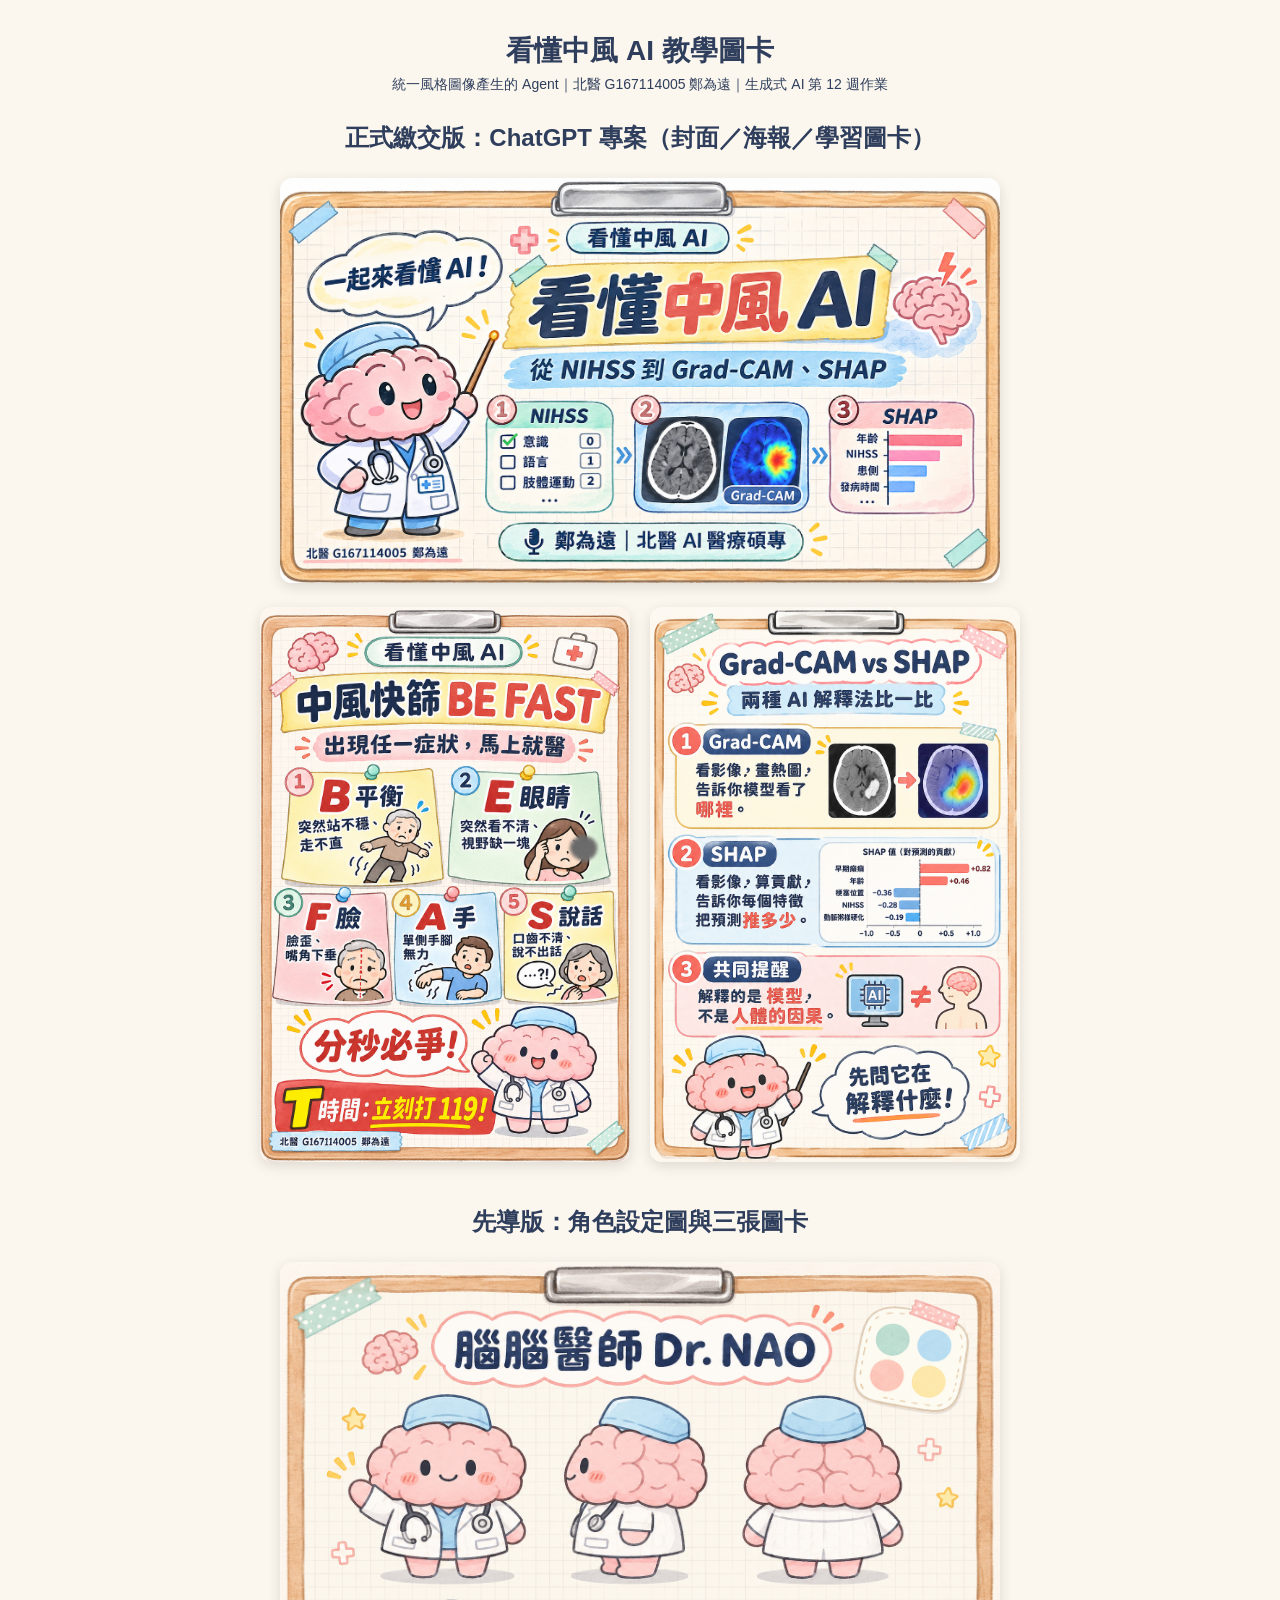
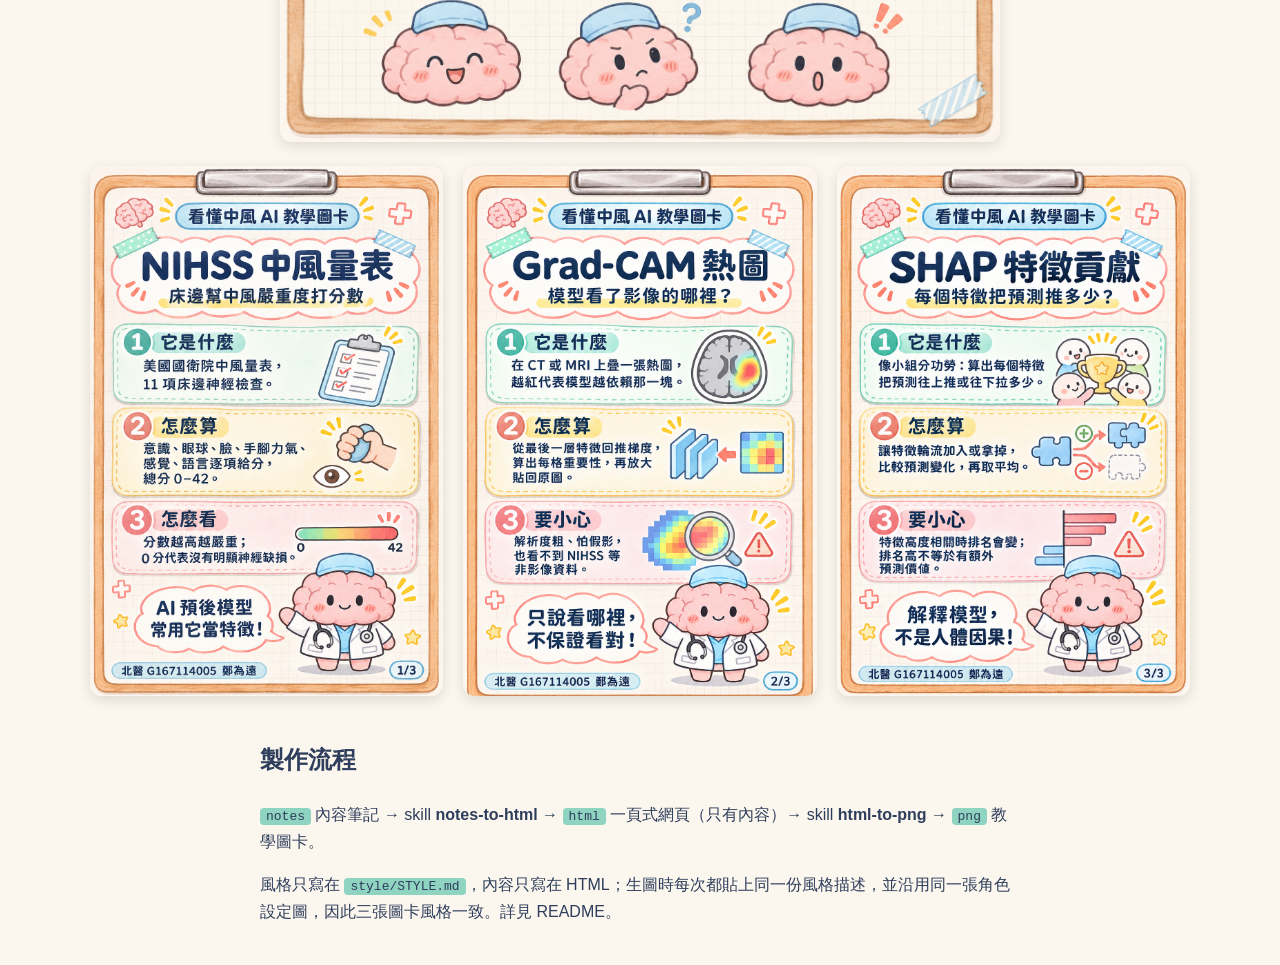
<file: index.html>
<!DOCTYPE html>
<html lang="zh-Hant">
<head>
<meta charset="utf-8">
<meta name="viewport" content="width=device-width, initial-scale=1">
<title>看懂中風 AI 教學圖卡｜統一風格圖像產生的 Agent</title>
<style>
  body { margin: 0; background: #FBF7EE; color: #2F3E5C; font-family: "Noto Sans TC", "Microsoft JhengHei", sans-serif; }
  header { text-align: center; padding: 32px 16px 8px; }
  h1 { margin: 0 0 6px; font-size: 28px; }
  p.meta { margin: 0; font-size: 14px; }
  .mascot { display: block; max-width: 720px; width: 92%; margin: 24px auto; border-radius: 12px; box-shadow: 0 4px 14px rgba(0,0,0,.12); }
  .grid { display: grid; grid-template-columns: repeat(auto-fit, minmax(260px, 1fr)); gap: 20px; max-width: 1100px; margin: 0 auto; padding: 0 16px 24px; }
  .grid img { width: 100%; border-radius: 12px; box-shadow: 0 4px 14px rgba(0,0,0,.12); }
  section.flow { max-width: 760px; margin: 0 auto 40px; padding: 0 16px; line-height: 1.7; }
  code { background: #8FD3C1; padding: 1px 6px; border-radius: 4px; }
</style>
</head>
<body>
<header>
  <h1>看懂中風 AI 教學圖卡</h1>
  <p class="meta">統一風格圖像產生的 Agent｜北醫 G167114005 鄭為遠｜生成式 AI 第 12 週作業</p>
</header>
<h2 style="text-align:center">正式繳交版：ChatGPT 專案（封面／海報／學習圖卡）</h2>
<img class="mascot" src="output/project/P1_cover.png" alt="投影片封面">
<div class="grid" style="max-width:760px">
  <img src="output/project/P2_poster.png" alt="衛教海報 BE FAST">
  <img src="output/project/P3_card.png" alt="學習圖卡 Grad-CAM vs SHAP">
</div>
<h2 style="text-align:center">先導版：角色設定圖與三張圖卡</h2>
<img class="mascot" src="style/ref/mascot.png" alt="角色設定圖：腦腦醫師 Dr. NAO">
<div class="grid">
  <img src="output/01_NIHSS.png" alt="NIHSS 中風量表">
  <img src="output/02_GradCAM.png" alt="Grad-CAM 熱圖">
  <img src="output/03_SHAP.png" alt="SHAP 特徵貢獻">
</div>
<section class="flow">
  <h2>製作流程</h2>
  <p><code>notes</code> 內容筆記 → skill <b>notes-to-html</b> → <code>html</code> 一頁式網頁（只有內容）→ skill <b>html-to-png</b> → <code>png</code> 教學圖卡。</p>
  <p>風格只寫在 <code>style/STYLE.md</code>，內容只寫在 HTML；生圖時每次都貼上同一份風格描述，並沿用同一張角色設定圖，因此三張圖卡風格一致。詳見 README。</p>
</section>
</body>
</html>
</file>
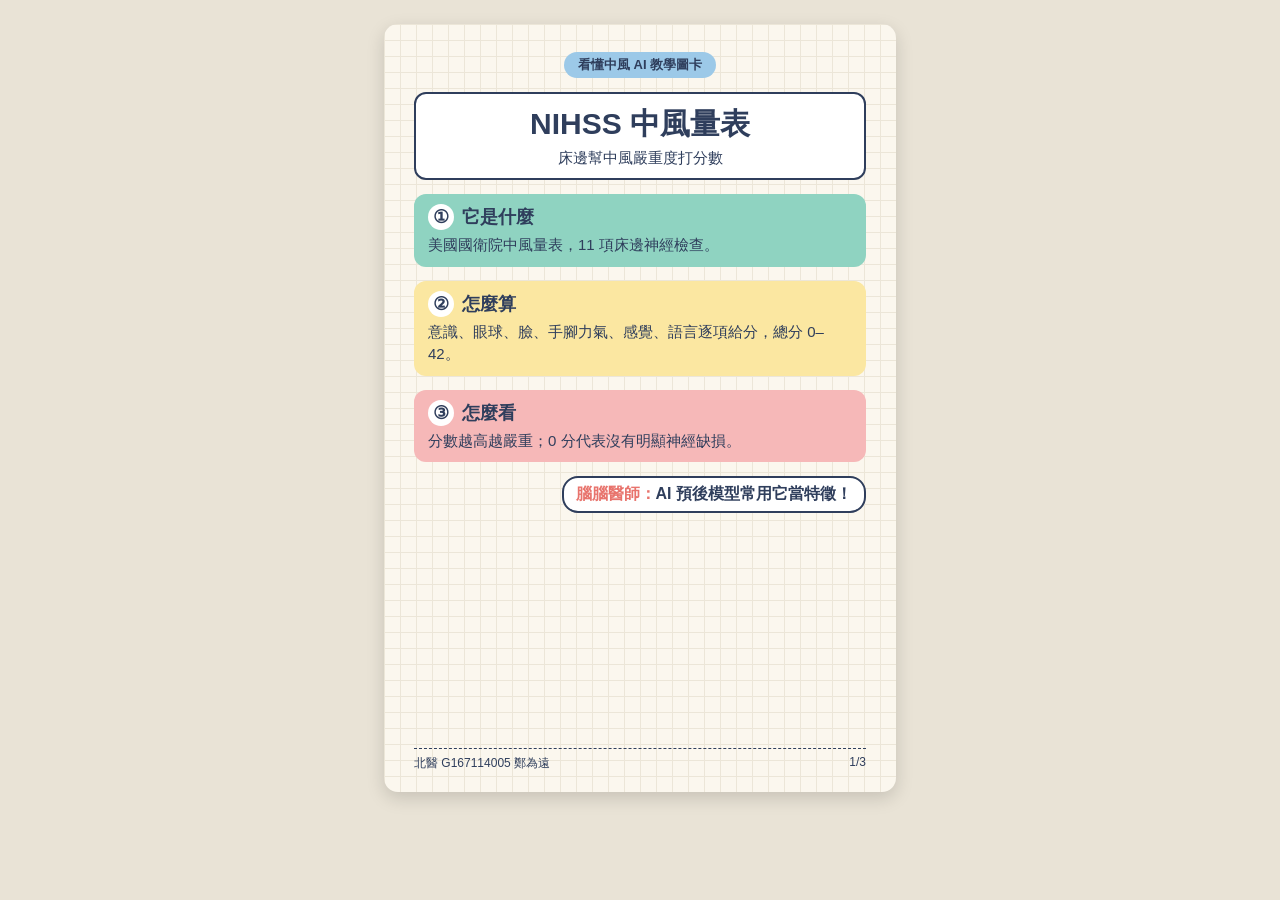
<file: html/01_NIHSS.html>
<!DOCTYPE html>
<html lang="zh-Hant">
<head>
<meta charset="utf-8">
<meta name="viewport" content="width=device-width, initial-scale=1">
<title>NIHSS 中風量表｜看懂中風 AI 教學圖卡</title>
<link rel="stylesheet" href="card.css">
</head>
<body>
<main class="card">
  <p class="series" data-field="series">看懂中風 AI 教學圖卡</p>
  <header>
    <h1 data-field="title">NIHSS 中風量表</h1>
    <p class="sub" data-field="subtitle">床邊幫中風嚴重度打分數</p>
  </header>
  <section class="block" data-n="1" data-icon="a doctor's clipboard checklist with tick boxes">
    <h2><span class="badge">①</span><span data-field="b1-head">它是什麼</span></h2>
    <p data-field="b1-body">美國國衛院中風量表，11 項床邊神經檢查。</p>
  </section>
  <section class="block" data-n="2" data-icon="a tiny hand-grip strength test and a simple eye icon">
    <h2><span class="badge">②</span><span data-field="b2-head">怎麼算</span></h2>
    <p data-field="b2-body">意識、眼球、臉、手腳力氣、感覺、語言逐項給分，總分 0–42。</p>
  </section>
  <section class="block" data-n="3" data-icon="a horizontal score bar labelled 0 and 42, fading from mint green to coral red">
    <h2><span class="badge">③</span><span data-field="b3-head">怎麼看</span></h2>
    <p data-field="b3-body">分數越高越嚴重；0 分代表沒有明顯神經缺損。</p>
  </section>
  <aside class="bubble" data-field="bubble">AI 預後模型常用它當特徵！</aside>
  <footer><span data-field="author">北醫 G167114005 鄭為遠</span><span data-field="page">1/3</span></footer>
</main>
</body>
</html>
</file>
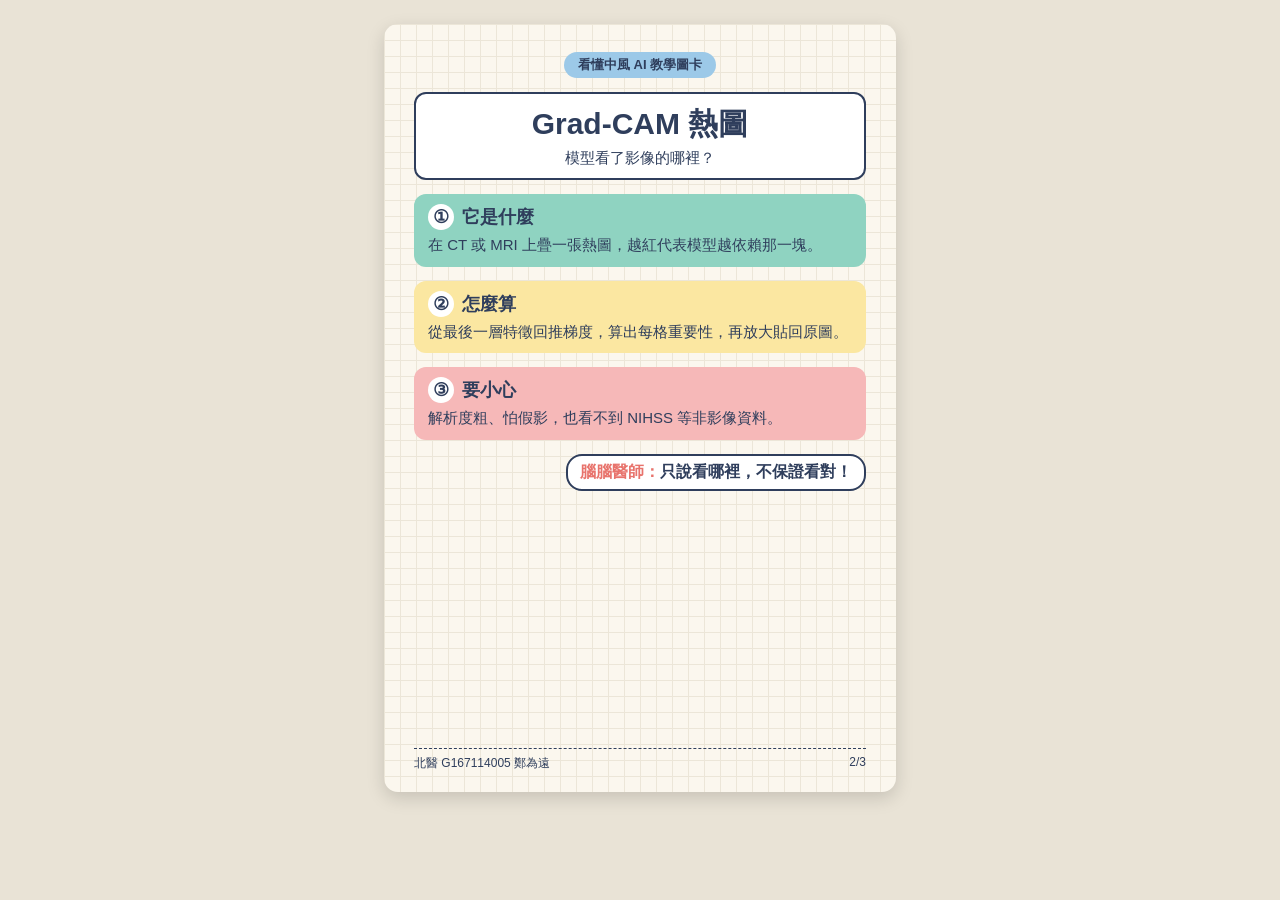
<file: html/02_GradCAM.html>
<!DOCTYPE html>
<html lang="zh-Hant">
<head>
<meta charset="utf-8">
<meta name="viewport" content="width=device-width, initial-scale=1">
<title>Grad-CAM 熱圖｜看懂中風 AI 教學圖卡</title>
<link rel="stylesheet" href="card.css">
</head>
<body>
<main class="card">
  <p class="series" data-field="series">看懂中風 AI 教學圖卡</p>
  <header>
    <h1 data-field="title">Grad-CAM 熱圖</h1>
    <p class="sub" data-field="subtitle">模型看了影像的哪裡？</p>
  </header>
  <section class="block" data-n="1" data-icon="a simplified cartoon axial brain CT slice with a soft red-yellow heat blob over one region">
    <h2><span class="badge">①</span><span data-field="b1-head">它是什麼</span></h2>
    <p data-field="b1-body">在 CT 或 MRI 上疊一張熱圖，越紅代表模型越依賴那一塊。</p>
  </section>
  <section class="block" data-n="2" data-icon="arrows flowing backward through stacked layer blocks into a coarse small grid">
    <h2><span class="badge">②</span><span data-field="b2-head">怎麼算</span></h2>
    <p data-field="b2-body">從最後一層特徵回推梯度，算出每格重要性，再放大貼回原圖。</p>
  </section>
  <section class="block" data-n="3" data-icon="a magnifying glass over a blurry heatmap edge with a small warning triangle">
    <h2><span class="badge">③</span><span data-field="b3-head">要小心</span></h2>
    <p data-field="b3-body">解析度粗、怕假影，也看不到 NIHSS 等非影像資料。</p>
  </section>
  <aside class="bubble" data-field="bubble">只說看哪裡，不保證看對！</aside>
  <footer><span data-field="author">北醫 G167114005 鄭為遠</span><span data-field="page">2/3</span></footer>
</main>
</body>
</html>
</file>
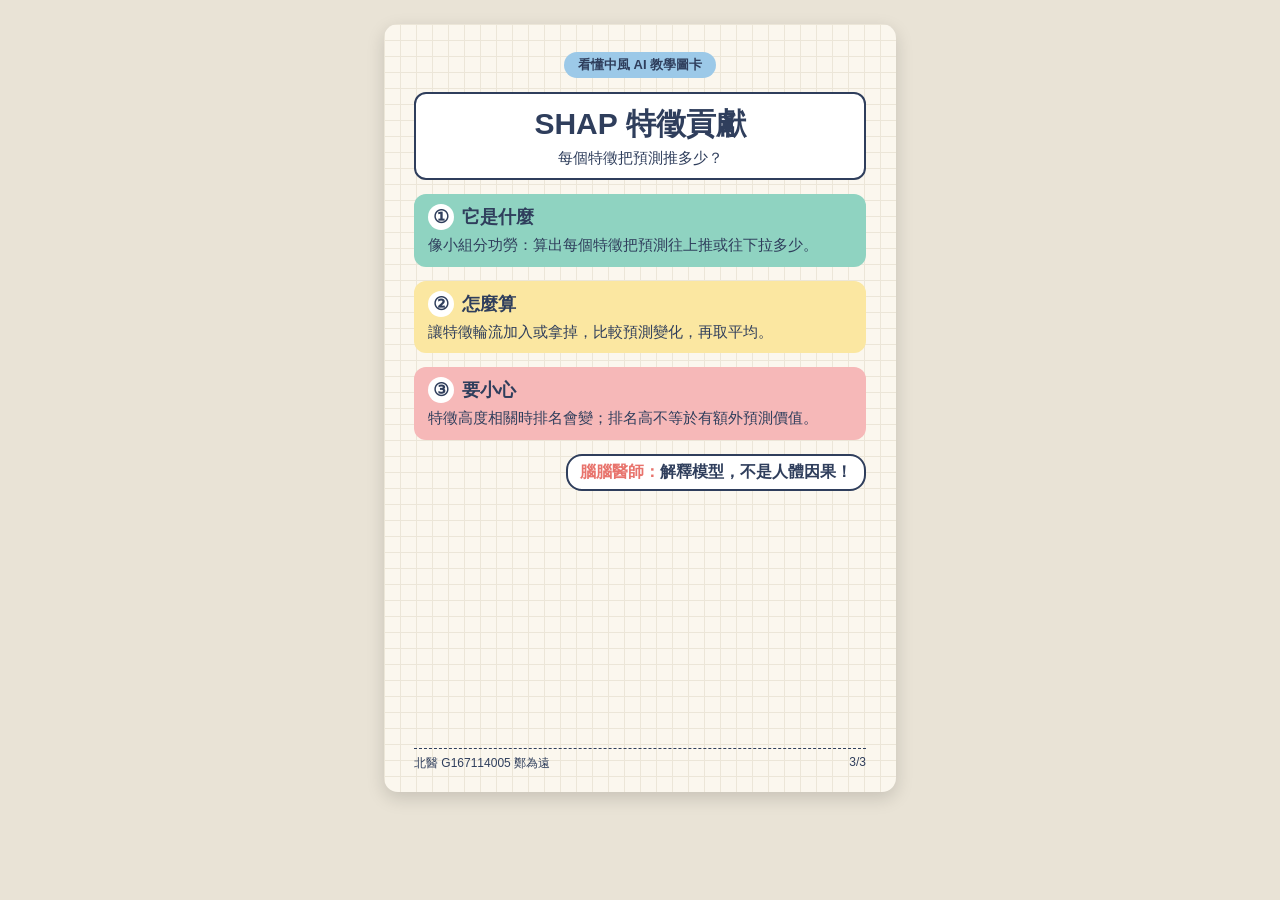
<file: html/03_SHAP.html>
<!DOCTYPE html>
<html lang="zh-Hant">
<head>
<meta charset="utf-8">
<meta name="viewport" content="width=device-width, initial-scale=1">
<title>SHAP 特徵貢獻｜看懂中風 AI 教學圖卡</title>
<link rel="stylesheet" href="card.css">
</head>
<body>
<main class="card">
  <p class="series" data-field="series">看懂中風 AI 教學圖卡</p>
  <header>
    <h1 data-field="title">SHAP 特徵貢獻</h1>
    <p class="sub" data-field="subtitle">每個特徵把預測推多少？</p>
  </header>
  <section class="block" data-n="1" data-icon="four tiny team members sharing one trophy">
    <h2><span class="badge">①</span><span data-field="b1-head">它是什麼</span></h2>
    <p data-field="b1-body">像小組分功勞：算出每個特徵把預測往上推或往下拉多少。</p>
  </section>
  <section class="block" data-n="2" data-icon="puzzle pieces being added and removed with plus and minus signs">
    <h2><span class="badge">②</span><span data-field="b2-head">怎麼算</span></h2>
    <p data-field="b2-body">讓特徵輪流加入或拿掉，比較預測變化，再取平均。</p>
  </section>
  <section class="block" data-n="3" data-icon="a horizontal bar chart with coral bars pushing right and baby-blue bars pushing left, plus a small warning sign">
    <h2><span class="badge">③</span><span data-field="b3-head">要小心</span></h2>
    <p data-field="b3-body">特徵高度相關時排名會變；排名高不等於有額外預測價值。</p>
  </section>
  <aside class="bubble" data-field="bubble">解釋模型，不是人體因果！</aside>
  <footer><span data-field="author">北醫 G167114005 鄭為遠</span><span data-field="page">3/3</span></footer>
</main>
</body>
</html>
</file>
<file: html/card.css>
/* 只為了在瀏覽器檢查內容；顏色取自 style/STYLE.md 色票。不放插圖。 */
body { margin: 0; background: #e9e3d6; font-family: "Noto Sans TC", "Microsoft JhengHei", sans-serif; color: #2F3E5C; }
.card { width: 512px; min-height: 768px; margin: 24px auto; padding: 28px 30px 20px; box-sizing: border-box;
  background-color: #FBF7EE;
  background-image: linear-gradient(#ece6d8 1px, transparent 1px), linear-gradient(90deg, #ece6d8 1px, transparent 1px);
  background-size: 16px 16px; border-radius: 14px; box-shadow: 0 6px 18px rgba(0,0,0,.15);
  display: flex; flex-direction: column; gap: 14px; }
.series { align-self: center; margin: 0; padding: 4px 14px; border-radius: 999px; background: #9CC9E8; font-size: 13px; font-weight: 700; }
header { text-align: center; background: #fff; border: 2px solid #2F3E5C; border-radius: 12px; padding: 10px; }
h1 { margin: 0; font-size: 30px; }
.sub { margin: 4px 0 0; font-size: 15px; }
.block { border-radius: 12px; padding: 10px 14px; }
.block[data-n="1"] { background: #8FD3C1; }
.block[data-n="2"] { background: #FBE7A1; }
.block[data-n="3"] { background: #F6B8B8; }
h2 { margin: 0 0 4px; font-size: 18px; display: flex; gap: 8px; align-items: center; }
.badge { display: inline-grid; place-items: center; width: 26px; height: 26px; border-radius: 50%; background: #fff; }
.block p { margin: 0; font-size: 15px; line-height: 1.5; }
.bubble { align-self: flex-end; background: #fff; border: 2px solid #2F3E5C; border-radius: 16px; padding: 6px 12px; font-weight: 700; }
.bubble::before { content: "腦腦醫師："; color: #E8736C; }
footer { margin-top: auto; display: flex; justify-content: space-between; font-size: 12px; border-top: 1px dashed #2F3E5C; padding-top: 6px; }
</file>
